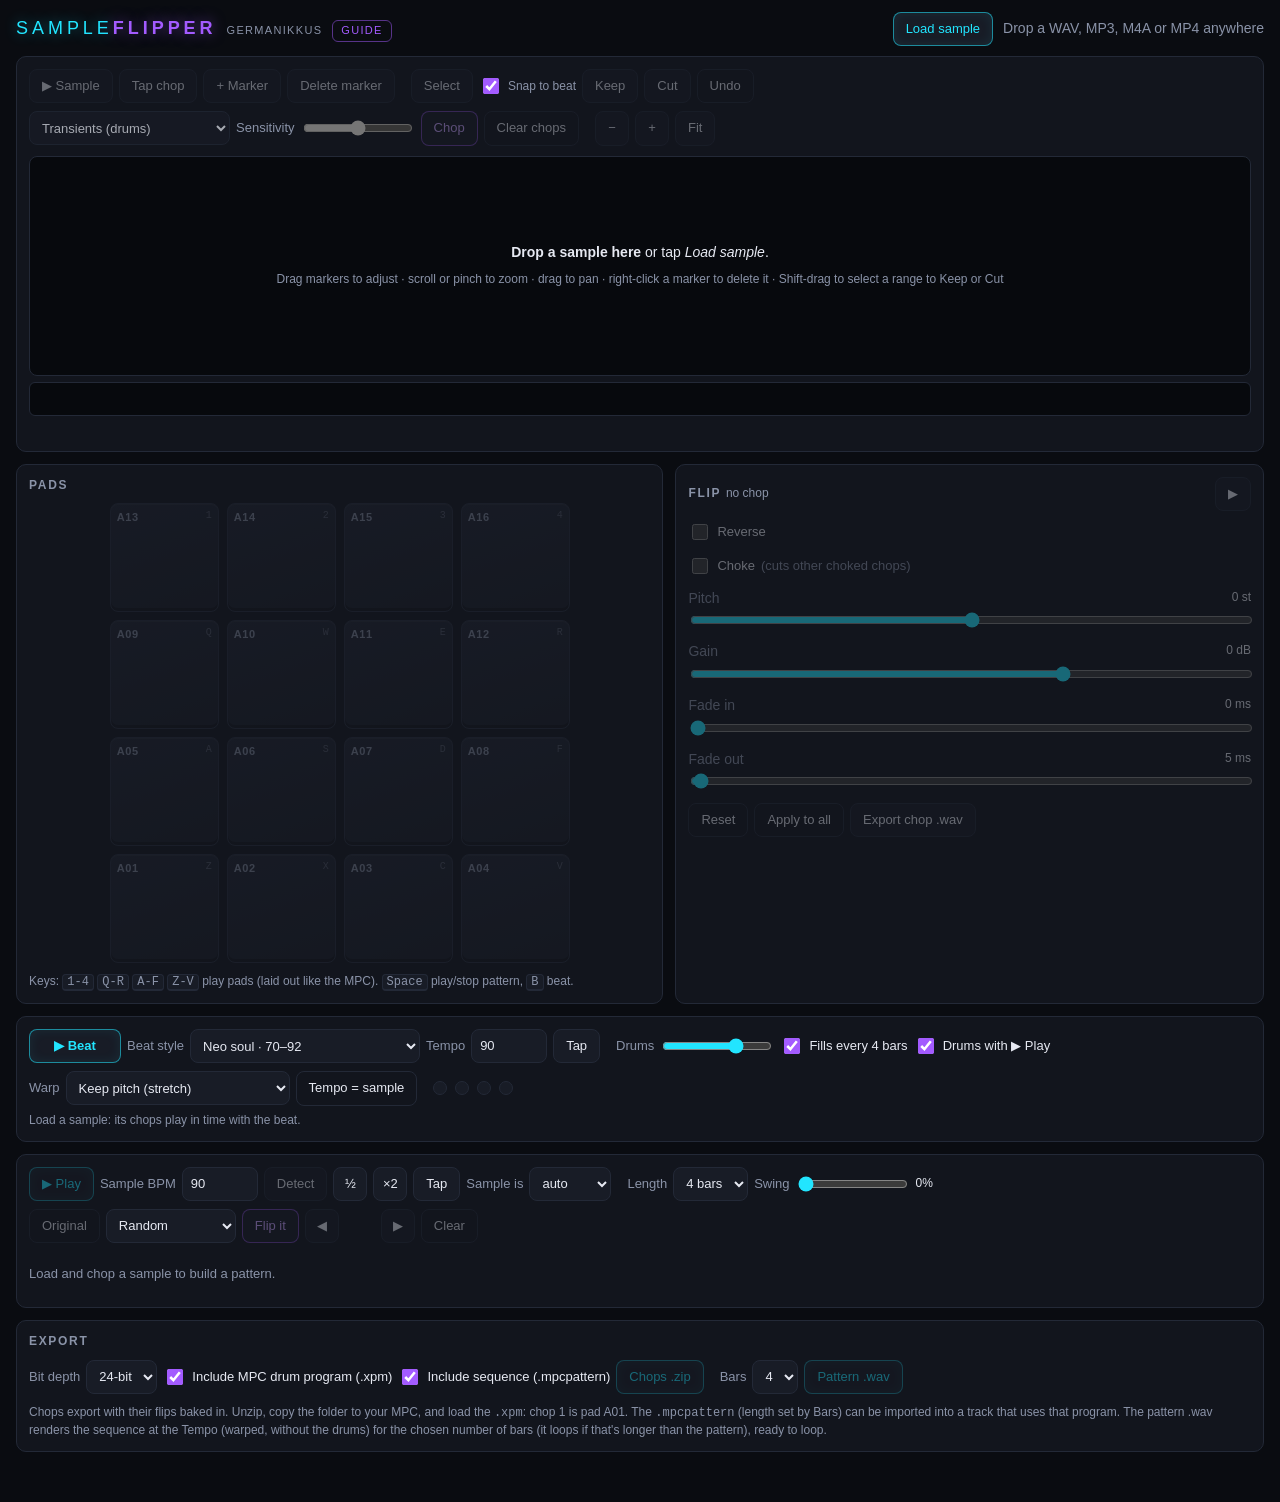
<file: index.html>
<!doctype html>
<html lang="en">
<head>
  <meta charset="utf-8">
  <meta name="viewport" content="width=device-width, initial-scale=1, viewport-fit=cover">
  <meta name="theme-color" content="#0a0c11">
  <title>Sample Flipper</title>
  <link rel="stylesheet" href="css/style.css">
</head>
<body>
  <header class="top">
    <div class="brand">
      <span class="logo">SAMPLE<b>FLIPPER</b></span>
      <span class="maker">Germanikkus</span>
      <a class="guide-link" href="docs/guide.html" target="_blank" rel="noopener">Guide</a>
    </div>
    <div class="file-actions">
      <label class="btn primary" for="file">Load sample</label>
      <input id="file" type="file" accept="audio/*,video/mp4,.wav,.mp3,.m4a,.mp4,.aif,.aiff,.flac,.ogg" hidden>
      <span id="fileName" class="file-name">Drop a WAV, MP3, M4A or MP4 anywhere</span>
    </div>
  </header>

  <div id="status" class="status" role="status" aria-live="polite"></div>

  <section class="panel wave-panel">
    <div class="toolbar">
      <div class="group">
        <button id="playSample" class="btn" disabled title="Play whole sample (P)">▶ Sample</button>
        <button id="tapMark" class="btn" disabled title="Drop a marker at the playhead while the sample plays (M)">Tap chop</button>
        <button id="markMode" class="btn toggle" disabled aria-pressed="false" title="When on, clicking the waveform adds a chop there (double-click works any time)">+ Marker</button>
        <button id="delMarker" class="btn" disabled title="Delete the selected marker (Delete). Right-click a marker also deletes it.">Delete marker</button>
      </div>
      <div class="group" title="Trim the sample before chopping">
        <button id="selMode" class="btn toggle" disabled aria-pressed="false" title="When on, drag across the waveform to select a range (or hold Shift and drag any time)">Select</button>
        <label class="check small"><input type="checkbox" id="snapBeat" checked> Snap to beat</label>
        <button id="keepSel" class="btn" disabled title="Trim the sample down to the selection">Keep</button>
        <button id="cutSel" class="btn" disabled title="Remove the selection and join what's left">Cut</button>
        <button id="undoEdit" class="btn ghost" disabled title="Undo the last Keep or Cut (⌘Z)">Undo</button>
      </div>
      <div class="group">
        <select id="chopMode" disabled aria-label="Chop mode">
          <option value="transient">Transients (drums)</option>
          <option value="equal">Equal slices (chords, songs)</option>
        </select>
        <label class="slider" id="sensWrap">Sensitivity
          <input id="sensitivity" type="range" min="0" max="100" value="50" disabled>
        </label>
        <select id="slices" disabled hidden aria-label="Number of slices">
          <option>4</option><option selected>8</option><option>16</option><option>32</option>
        </select>
        <button id="chopBtn" class="btn accent" disabled>Chop</button>
        <button id="clearMarkers" class="btn ghost" disabled title="Remove every marker (the whole sample becomes one chop)">Clear chops</button>
      </div>
      <div class="group">
        <button id="zoomOut" class="btn icon" disabled aria-label="Zoom out">−</button>
        <button id="zoomIn" class="btn icon" disabled aria-label="Zoom in">+</button>
        <button id="zoomFit" class="btn" disabled>Fit</button>
      </div>
    </div>
    <div class="wave-wrap" id="waveWrap">
      <canvas id="wave"></canvas>
      <div class="wave-empty" id="waveEmpty">
        <p><b>Drop a sample here</b> or tap <i>Load sample</i>.</p>
        <p class="dim">Drag markers to adjust · scroll or pinch to zoom · drag to pan · right-click a marker to delete it · Shift-drag to select a range to Keep or Cut</p>
      </div>
    </div>
    <canvas id="overview" class="overview"></canvas>
    <div class="info" id="info"></div>
  </section>

  <div class="mid">
    <section class="panel pads-panel">
      <div class="panel-head">
        <h2>Pads</h2>
        <div class="banks" id="banks"></div>
      </div>
      <div class="pads" id="pads"></div>
      <p class="hint">Keys: <kbd>1-4</kbd> <kbd>Q-R</kbd> <kbd>A-F</kbd> <kbd>Z-V</kbd> play pads (laid out like the MPC). <kbd>Space</kbd> play/stop pattern, <kbd>B</kbd> beat.</p>
    </section>

    <section class="panel edit-panel">
      <div class="panel-head">
        <h2>Flip <span id="editTitle" class="dim">no chop</span></h2>
        <button id="auditionBtn" class="btn" disabled>▶</button>
      </div>
      <div class="edit" id="edit">
        <label class="check"><input type="checkbox" id="fReverse"> Reverse</label>
        <label class="check"><input type="checkbox" id="fChoke"> Choke <span class="dim">(cuts other choked chops)</span></label>
        <label class="row">Pitch <output id="oPitch">0 st</output>
          <input type="range" id="fPitch" min="-24" max="24" step="1" value="0"></label>
        <label class="row">Gain <output id="oGain">0 dB</output>
          <input type="range" id="fGain" min="-24" max="12" step="0.5" value="0"></label>
        <label class="row">Fade in <output id="oFadeIn">0 ms</output>
          <input type="range" id="fFadeIn" min="0" max="500" step="1" value="0"></label>
        <label class="row">Fade out <output id="oFadeOut">5 ms</output>
          <input type="range" id="fFadeOut" min="0" max="1000" step="1" value="5"></label>
        <div class="edit-actions">
          <button id="resetFlip" class="btn ghost">Reset</button>
          <button id="applyAll" class="btn ghost" title="Copy these flips to every chop">Apply to all</button>
          <button id="exportChop" class="btn">Export chop .wav</button>
        </div>
      </div>
    </section>
  </div>

  <section class="panel beat-panel">
    <div class="toolbar">
      <div class="group">
        <button id="beatGo" class="btn primary beat-go" title="Start / stop the drums (B). With a pattern playing, they come in on its bar 1.">▶ Beat</button>
        <label class="num">Beat style <select id="beatStyle"></select></label>
        <label class="num" title="What the beat and the pattern play at. The chops are warped to it.">Tempo <input id="tempo" type="number" min="40" max="240" step="0.1" value="90"></label>
        <button id="tempoTap" class="btn" title="Tap 4 times in time to set the Tempo">Tap</button>
      </div>
      <div class="group">
        <label class="slider">Drums <input id="beatLevel" type="range" min="0" max="1" step="0.01" value="0.7"></label>
        <label class="check" title="A drum fill at the end of every 4th bar"><input type="checkbox" id="beatFills" checked> Fills every 4 bars</label>
        <label class="check" title="▶ Play starts the drums too, both on bar 1, and ■ Stop stops both"><input type="checkbox" id="beatWithPlay" checked> Drums with ▶ Play</label>
      </div>
      <div class="group">
        <label class="num" title="How the chops fit the Tempo when it isn't the sample's own tempo">Warp
          <select id="warp">
            <option value="stretch">Keep pitch (stretch)</option>
            <option value="repitch">Repitch (MPC-style)</option>
            <option value="off">Off (chops just start on the beat)</option>
          </select>
        </label>
        <button id="matchBeat" class="btn ghost" title="Set the Tempo to the sample's own tempo, so nothing is warped">Tempo = sample</button>
      </div>
      <div class="beat-dots" id="beatDots"><i></i><i></i><i></i><i></i><span id="beatBar"></span></div>
    </div>
    <div class="info" id="tempoInfo"></div>
  </section>

  <section class="panel seq-panel">
    <div class="toolbar">
      <div class="group">
        <button id="seqPlay" class="btn primary" disabled>▶ Play</button>
        <label class="num" title="The sample's own tempo: where its beats and bars fall">Sample BPM <input id="bpm" type="number" min="40" max="240" step="0.1" value="90"></label>
        <button id="bpmDetect" class="btn" disabled title="Detect tempo from the loaded loop">Detect</button>
        <button id="bpmHalf" class="btn icon" title="Half tempo">½</button>
        <button id="bpmDouble" class="btn icon" title="Double tempo">×2</button>
        <button id="tapTempo" class="btn" title="Tap along to the sample to set its tempo">Tap</button>
        <label class="num" title="How many bars the sample is. Sets Sample BPM from its length.">Sample is
          <select id="loopBars">
            <option value="0">auto</option><option value="1">1 bar</option><option value="2">2 bars</option>
            <option value="4">4 bars</option><option value="8">8 bars</option><option value="16">16 bars</option>
          </select>
        </label>
      </div>
      <div class="group">
        <label class="num">Length
          <select id="seqLen">
            <option value="1">1 bar</option><option value="2">2 bars</option><option value="4" selected>4 bars</option>
          </select>
        </label>
        <label class="slider">Swing <input id="swing" type="range" min="0" max="75" value="0"><output id="oSwing">0%</output></label>
      </div>
      <div class="group">
        <button id="patOriginal" class="btn ghost" disabled title="Place each chop where it falls in the original loop">Original</button>
        <select id="flipStyle" aria-label="Flip style" title="How Flip it rearranges pads A01-A16 (the current bank)">
          <option value="random">Random</option>
          <option value="shuffle">Shuffle</option>
          <option value="stab">Chop &amp; stab</option>
          <option value="stutter">Stutter</option>
          <option value="half">Half-time</option>
          <option value="reverse">Reverse order</option>
          <option value="callresp">Call &amp; response</option>
        </select>
        <button id="patFlip" class="btn accent" disabled title="Make a new flip in the chosen style">Flip it</button>
        <button id="flipPrev" class="btn icon" disabled aria-label="Previous flip" title="Previous flip">◀</button>
        <span id="flipCount" class="flip-count"></span>
        <button id="flipNext" class="btn icon" disabled aria-label="Next flip" title="Next flip">▶</button>
        <button id="patClear" class="btn ghost" disabled>Clear</button>
      </div>
    </div>
    <div class="seq-scroll">
      <div class="seq" id="seq"></div>
    </div>
  </section>

  <section class="panel export-panel">
    <h2>Export</h2>
    <div class="toolbar">
      <div class="group">
        <label class="num">Bit depth
          <select id="bitDepth"><option value="16">16-bit</option><option value="24" selected>24-bit</option></select>
        </label>
        <label class="check"><input type="checkbox" id="withXpm" checked> Include MPC drum program (.xpm)</label>
        <label class="check"><input type="checkbox" id="withPattern" checked> Include sequence (.mpcpattern)</label>
        <button id="exportChops" class="btn primary" disabled>Chops .zip</button>
      </div>
      <div class="group">
        <label class="num">Bars
          <select id="bars"><option>1</option><option>2</option><option selected>4</option></select>
        </label>
        <button id="exportPattern" class="btn primary" disabled>Pattern .wav</button>
      </div>
    </div>
    <p class="hint">Chops export with their flips baked in. Unzip, copy the folder to your MPC, and load the <code>.xpm</code>: chop 1 is pad A01. The <code>.mpcpattern</code> (length set by Bars) can be imported into a track that uses that program. The pattern .wav renders the sequence at the Tempo (warped, without the drums) for the chosen number of bars (it loops if that's longer than the pattern), ready to loop.</p>
  </section>

  <div id="dropOverlay" class="drop-overlay">Drop to load</div>

  <script src="js/zip.js"></script>
  <script src="js/audio.js"></script>
  <script src="js/beat.js"></script>
  <script src="js/analysis.js"></script>
  <script src="js/waveform.js"></script>
  <script src="js/xpm.js"></script>
  <script src="js/app.js"></script>
</body>
</html>
</file>
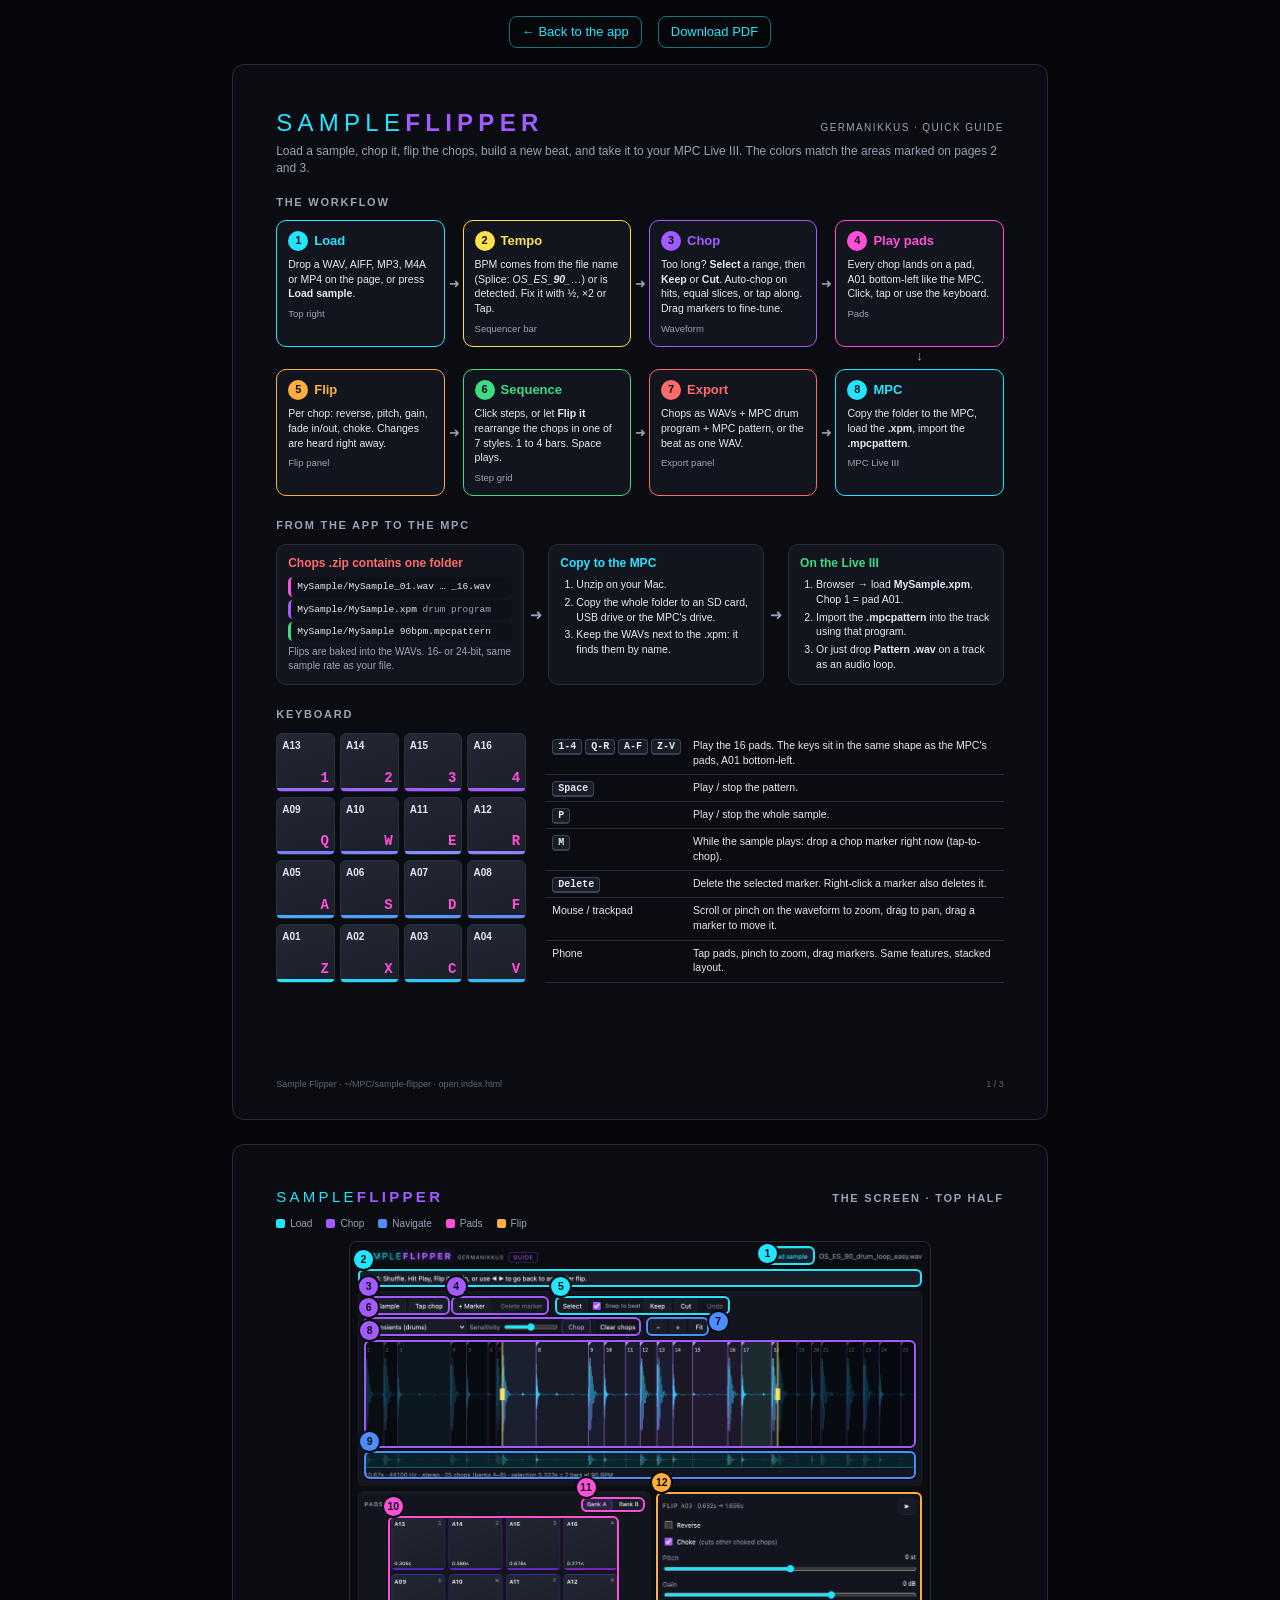
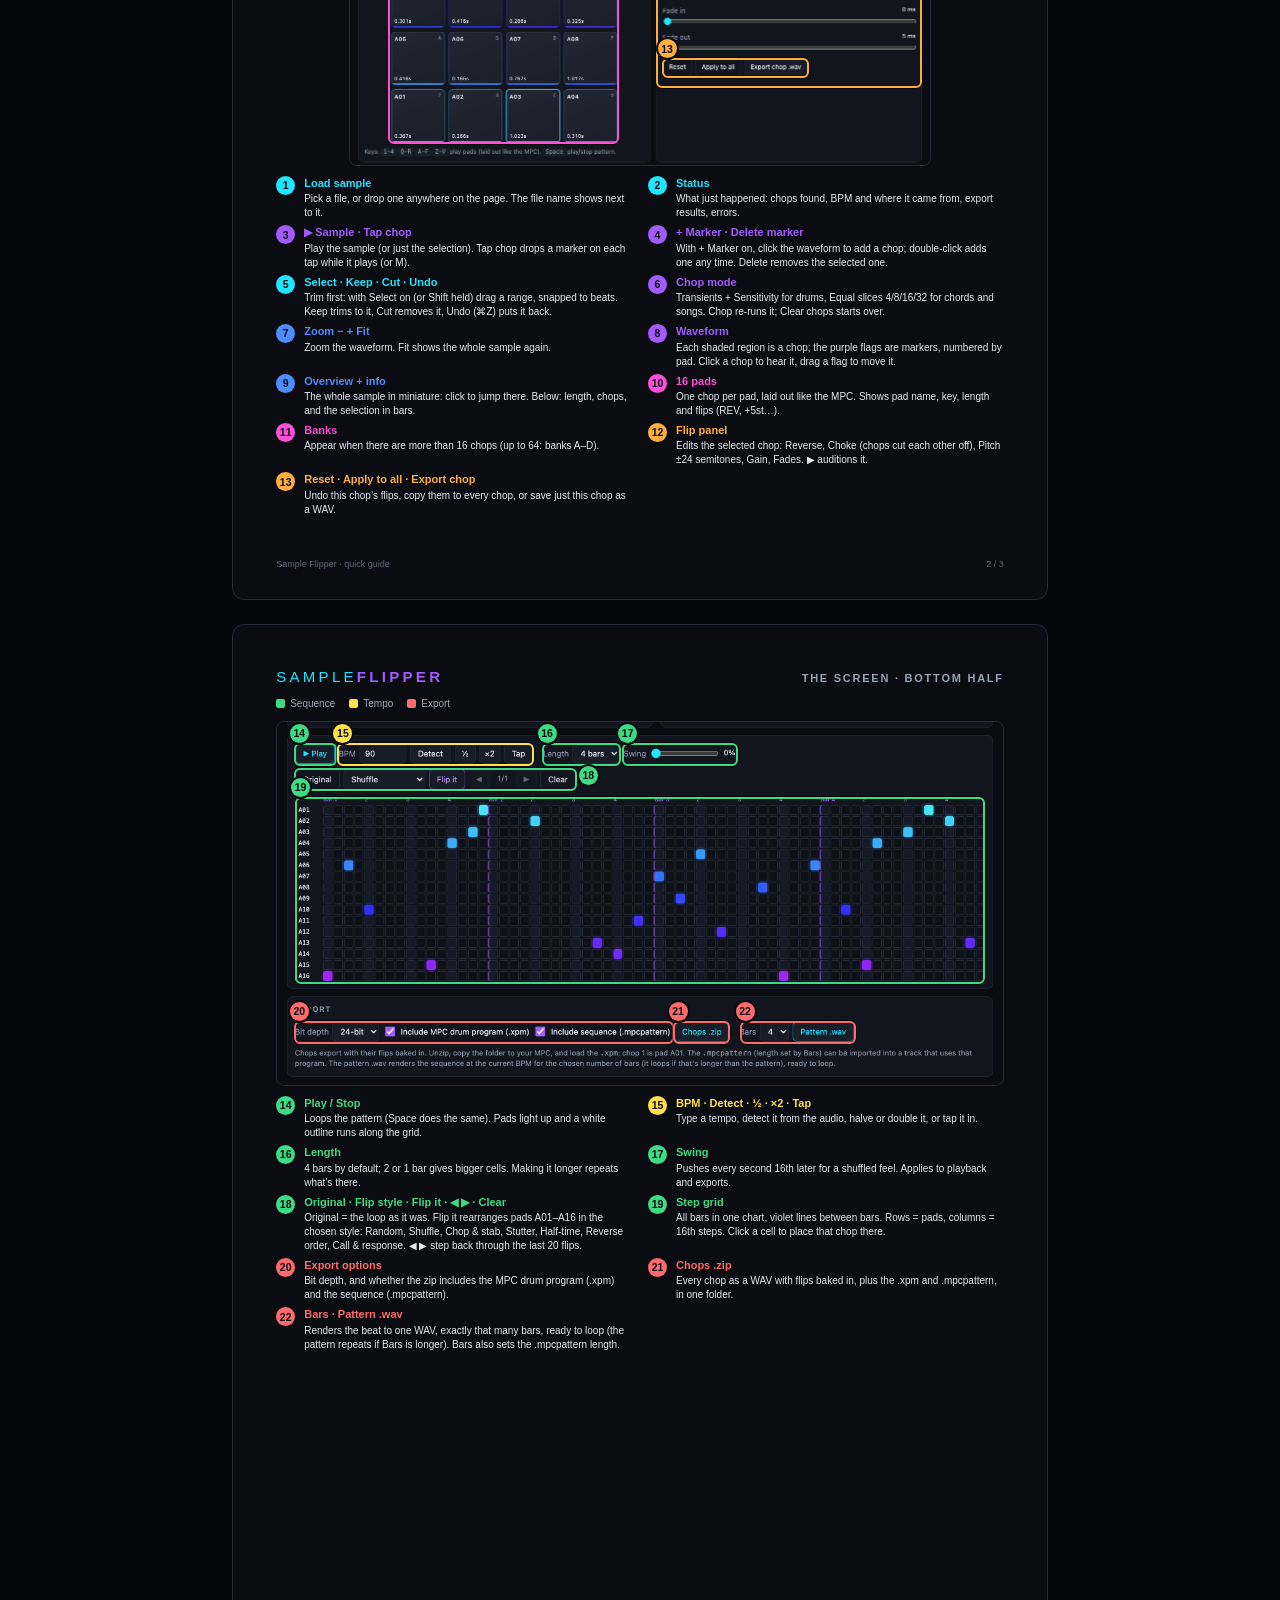
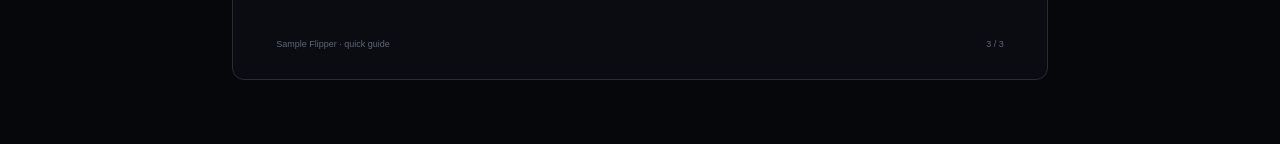
<file: docs/guide.html>
<!doctype html>
<html lang="en">
<head>
<meta charset="utf-8">
<meta name="viewport" content="width=device-width, initial-scale=1">
<title>Sample Flipper Guide</title>
<style>
  @page { size: 8.5in 11in; margin: 0; }
  :root {
    --bg: #0a0c11; --panel: #12151d; --line: #262c3b; --text: #e6e9f2; --dim: #9aa3b8;
    --load: #22e5ff; --tempo: #ffe14d; --chop: #a35bff; --nav: #4d8dff;
    --pads: #ff4fd8; --flip: #ffae3d; --seq: #3ddc84; --export: #ff6b6b;
  }
  * { box-sizing: border-box; -webkit-print-color-adjust: exact; print-color-adjust: exact; }
  html, body { margin: 0; background: var(--bg); color: var(--text);
    font: 11px/1.4 -apple-system, BlinkMacSystemFont, "SF Pro Text", "Helvetica Neue", sans-serif; }
  .page { width: 8.5in; height: 11in; padding: 0.42in 0.45in; position: relative; overflow: hidden; page-break-after: always; }
  .page:last-child { page-break-after: auto; }
  .screenbar { display: none; }
  @media screen {
    body { padding: 12px 0 40px; background: #05070a; }
    .page { margin: 0 auto 24px; background: var(--bg); border: 1px solid var(--line); border-radius: 12px; }
    .screenbar { display: flex; gap: 16px; justify-content: center; margin: 4px 0 16px; font-size: 13px; }
    .screenbar a { color: var(--load); text-decoration: none; border: 1px solid rgba(34,229,255,0.5); border-radius: 8px; padding: 6px 12px; }
  }

  .title { display: flex; align-items: baseline; justify-content: space-between; margin-bottom: 4px; }
  .logo { font-weight: 300; letter-spacing: 0.22em; font-size: 24px; color: var(--load); }
  .logo b { font-weight: 800; color: var(--chop); }
  .maker { color: var(--dim); font-size: 10px; letter-spacing: 0.14em; text-transform: uppercase; }
  .sub { color: var(--dim); font-size: 12px; margin: 0 0 18px; }
  h2 { font-size: 11px; letter-spacing: 0.16em; text-transform: uppercase; color: var(--dim); margin: 0 0 10px; font-weight: 700; }
  .pagehead { display: flex; justify-content: space-between; align-items: baseline; margin-bottom: 10px; }
  .pagehead .logo { font-size: 15px; }

  /* Flow */
  .flow { display: grid; grid-template-columns: repeat(4, 1fr); gap: 22px 18px; margin-bottom: 22px; }
  .step { position: relative; background: var(--panel); border: 1.5px solid var(--c); border-radius: 10px; padding: 10px 11px 11px;
  }
  .step .n { display: inline-flex; width: 20px; height: 20px; border-radius: 50%; background: var(--c); color: #0a0c11;
    font-weight: 800; font-size: 11px; align-items: center; justify-content: center; margin-right: 6px; }
  .step h3 { margin: 0 0 6px; font-size: 13px; color: var(--c); display: flex; align-items: center; }
  .step p { margin: 0; color: var(--text); font-size: 10.5px; }
  .step .where { margin-top: 6px; color: var(--dim); font-size: 9.5px; }
  .step:not(.last)::after { content: "➜"; position: absolute; right: -16px; top: 50%; transform: translateY(-50%); color: var(--dim); font-size: 13px; }
  .step.rowend::after { content: "↓"; right: 50%; top: auto; bottom: -19px; transform: translateX(50%); }

  /* MPC path */
  .path { display: grid; grid-template-columns: 1.15fr 24px 1fr 24px 1fr; align-items: stretch; margin-bottom: 22px; }
  .box { background: var(--panel); border: 1px solid var(--line); border-radius: 10px; padding: 10px 11px; }
  .box h4 { margin: 0 0 6px; font-size: 12px; }
  .arrow { display: flex; align-items: center; justify-content: center; color: var(--dim); font-size: 15px; }
  .file { font-family: ui-monospace, Menlo, monospace; font-size: 9.5px; padding: 3px 6px; border-radius: 5px; margin: 3px 0;
    border-left: 3px solid var(--c); background: #0e1118; }
  .box p { margin: 4px 0 0; font-size: 10px; color: var(--dim); }
  .box ol { margin: 0; padding-left: 16px; font-size: 10.5px; }
  .box ol li { margin-bottom: 3px; }

  /* Keyboard */
  .keys { display: grid; grid-template-columns: 250px 1fr; gap: 20px; }
  .padgrid { display: grid; grid-template-columns: repeat(4, 1fr); gap: 5px; }
  .pad { aspect-ratio: 1; border-radius: 6px; border: 1px solid #2a3040; background: linear-gradient(160deg, #222734, #1b1f29);
    padding: 5px; display: flex; flex-direction: column; justify-content: space-between; position: relative; }
  .pad b { font-size: 10px; }
  .pad kbd { align-self: flex-end; font: 700 14px ui-monospace, Menlo, monospace; color: var(--pads); }
  .pad::after { content: ""; position: absolute; left: 0; right: 0; bottom: 0; height: 3px; border-radius: 0 0 6px 6px; background: var(--pc); }
  table.k { border-collapse: collapse; width: 100%; font-size: 10.5px; }
  table.k td { padding: 5px 6px; border-bottom: 1px solid var(--line); vertical-align: top; }
  table.k td:first-child { white-space: nowrap; width: 1%; }
  kbd.k { font: 600 10px ui-monospace, Menlo, monospace; border: 1px solid #3a4256; border-bottom-width: 2px; border-radius: 4px; padding: 1px 5px; background: #181c26; }

  /* Annotated screenshots */
  .shot { position: relative; width: 100%; border-radius: 8px; overflow: hidden; border: 1px solid var(--line); }
  .shot img { display: block; width: 100%; }
  .shot .crop { position: relative; overflow: hidden; }
  .shot .crop img { position: absolute; left: 0; }
  .hl { position: absolute; border: 2px solid var(--c); border-radius: 6px; box-shadow: 0 0 0 1px rgba(0,0,0,0.6); }
  .badge { position: absolute; width: 19px; height: 19px; border-radius: 50%; background: var(--c); color: #0a0c11; font-weight: 800; font-size: 10.5px;
    display: flex; align-items: center; justify-content: center; box-shadow: 0 0 0 2px #0a0c11; z-index: 2; }

  .legend { display: grid; grid-template-columns: 1fr 1fr; gap: 5px 16px; margin-top: 10px; }
  .item { display: grid; grid-template-columns: 22px 1fr; gap: 6px; align-items: start; }
  .item .badge { position: static; }
  .item h5 { margin: 0; font-size: 11px; color: var(--c); }
  .item p { margin: 1px 0 0; font-size: 10px; color: var(--text); }
  .zones { display: flex; flex-wrap: wrap; gap: 6px 14px; margin: 0 0 10px; font-size: 10px; color: var(--dim); }
  .zones span::before { content: ""; display: inline-block; width: 9px; height: 9px; border-radius: 2px; background: var(--c); margin-right: 5px; vertical-align: -1px; }
  .foot { position: absolute; bottom: 0.3in; left: 0.45in; right: 0.45in; display: flex; justify-content: space-between; color: #5d6577; font-size: 9px; }
</style>
</head>
<body>
<nav class="screenbar">
  <a href="../index.html">← Back to the app</a>
  <a href="Sample%20Flipper%20Guide.pdf" download>Download PDF</a>
</nav>

<!-- PAGE 1: workflow -->
<section class="page">
  <div class="title">
    <span class="logo">SAMPLE<b>FLIPPER</b></span>
    <span class="maker">Germanikkus · Quick guide</span>
  </div>
  <p class="sub">Load a sample, chop it, flip the chops, build a new beat, and take it to your MPC Live III. The colors match the areas marked on pages 2 and 3.</p>

  <h2>The workflow</h2>
  <div class="flow">
    <div class="step" style="--c: var(--load)"><h3><span class="n">1</span>Load</h3>
      <p>Drop a WAV, AIFF, MP3, M4A or MP4 on the page, or press <b>Load sample</b>.</p>
      <div class="where">Top right</div></div>
    <div class="step" style="--c: var(--tempo)"><h3><span class="n">2</span>Tempo</h3>
      <p>BPM comes from the file name (Splice: <i>OS_ES_<b>90</b>_…</i>) or is detected. Fix it with ½, ×2 or Tap.</p>
      <div class="where">Sequencer bar</div></div>
    <div class="step" style="--c: var(--chop)"><h3><span class="n">3</span>Chop</h3>
      <p>Too long? <b>Select</b> a range, then <b>Keep</b> or <b>Cut</b>. Auto-chop on hits, equal slices, or tap along. Drag markers to fine-tune.</p>
      <div class="where">Waveform</div></div>
    <div class="step rowend" style="--c: var(--pads)"><h3><span class="n">4</span>Play pads</h3>
      <p>Every chop lands on a pad, A01 bottom-left like the MPC. Click, tap or use the keyboard.</p>
      <div class="where">Pads</div></div>
    <div class="step" style="--c: var(--flip)"><h3><span class="n">5</span>Flip</h3>
      <p>Per chop: reverse, pitch, gain, fade in/out, choke. Changes are heard right away.</p>
      <div class="where">Flip panel</div></div>
    <div class="step" style="--c: var(--seq)"><h3><span class="n">6</span>Sequence</h3>
      <p>Click steps, or let <b>Flip it</b> rearrange the chops in one of 7 styles. 1 to 4 bars. Space plays.</p>
      <div class="where">Step grid</div></div>
    <div class="step" style="--c: var(--export)"><h3><span class="n">7</span>Export</h3>
      <p>Chops as WAVs + MPC drum program + MPC pattern, or the beat as one WAV.</p>
      <div class="where">Export panel</div></div>
    <div class="step last" style="--c: var(--load)"><h3><span class="n">8</span>MPC</h3>
      <p>Copy the folder to the MPC, load the <b>.xpm</b>, import the <b>.mpcpattern</b>.</p>
      <div class="where">MPC Live III</div></div>
  </div>

  <h2>From the app to the MPC</h2>
  <div class="path">
    <div class="box">
      <h4 style="color: var(--export)">Chops .zip contains one folder</h4>
      <div class="file" style="--c: var(--pads)">MySample/MySample_01.wav … _16.wav</div>
      <div class="file" style="--c: var(--chop)">MySample/MySample.xpm <span style="color:var(--dim)">drum program</span></div>
      <div class="file" style="--c: var(--seq)">MySample/MySample 90bpm.mpcpattern</div>
      <p>Flips are baked into the WAVs. 16- or 24-bit, same sample rate as your file.</p>
    </div>
    <div class="arrow">➜</div>
    <div class="box">
      <h4 style="color: var(--load)">Copy to the MPC</h4>
      <ol>
        <li>Unzip on your Mac.</li>
        <li>Copy the whole folder to an SD card, USB drive or the MPC's drive.</li>
        <li>Keep the WAVs next to the .xpm: it finds them by name.</li>
      </ol>
    </div>
    <div class="arrow">➜</div>
    <div class="box">
      <h4 style="color: var(--seq)">On the Live III</h4>
      <ol>
        <li>Browser → load <b>MySample.xpm</b>. Chop 1 = pad A01.</li>
        <li>Import the <b>.mpcpattern</b> into the track using that program.</li>
        <li>Or just drop <b>Pattern .wav</b> on a track as an audio loop.</li>
      </ol>
    </div>
  </div>

  <h2>Keyboard</h2>
  <div class="keys">
    <div class="padgrid">
      <div class="pad" style="--pc:#9b6bff"><b>A13</b><kbd>1</kbd></div><div class="pad" style="--pc:#a064ff"><b>A14</b><kbd>2</kbd></div><div class="pad" style="--pc:#a35bff"><b>A15</b><kbd>3</kbd></div><div class="pad" style="--pc:#a35bff"><b>A16</b><kbd>4</kbd></div>
      <div class="pad" style="--pc:#7a7dff"><b>A09</b><kbd>Q</kbd></div><div class="pad" style="--pc:#7f86ff"><b>A10</b><kbd>W</kbd></div><div class="pad" style="--pc:#878cff"><b>A11</b><kbd>E</kbd></div><div class="pad" style="--pc:#8d84ff"><b>A12</b><kbd>R</kbd></div>
      <div class="pad" style="--pc:#46aaff"><b>A05</b><kbd>A</kbd></div><div class="pad" style="--pc:#4f9fff"><b>A06</b><kbd>S</kbd></div><div class="pad" style="--pc:#5a96ff"><b>A07</b><kbd>D</kbd></div><div class="pad" style="--pc:#638cff"><b>A08</b><kbd>F</kbd></div>
      <div class="pad" style="--pc:#22e5ff"><b>A01</b><kbd>Z</kbd></div><div class="pad" style="--pc:#28d5ff"><b>A02</b><kbd>X</kbd></div><div class="pad" style="--pc:#30c6ff"><b>A03</b><kbd>C</kbd></div><div class="pad" style="--pc:#3ab8ff"><b>A04</b><kbd>V</kbd></div>
    </div>
    <table class="k">
      <tr><td><kbd class="k">1-4</kbd> <kbd class="k">Q-R</kbd> <kbd class="k">A-F</kbd> <kbd class="k">Z-V</kbd></td><td>Play the 16 pads. The keys sit in the same shape as the MPC's pads, A01 bottom-left.</td></tr>
      <tr><td><kbd class="k">Space</kbd></td><td>Play / stop the pattern.</td></tr>
      <tr><td><kbd class="k">P</kbd></td><td>Play / stop the whole sample.</td></tr>
      <tr><td><kbd class="k">M</kbd></td><td>While the sample plays: drop a chop marker right now (tap-to-chop).</td></tr>
      <tr><td><kbd class="k">Delete</kbd></td><td>Delete the selected marker. Right-click a marker also deletes it.</td></tr>
      <tr><td>Mouse / trackpad</td><td>Scroll or pinch on the waveform to zoom, drag to pan, drag a marker to move it.</td></tr>
      <tr><td>Phone</td><td>Tap pads, pinch to zoom, drag markers. Same features, stacked layout.</td></tr>
    </table>
  </div>
  <div class="foot"><span>Sample Flipper · ~/MPC/sample-flipper · open index.html</span><span>1 / 3</span></div>
</section>

<!-- PAGE 2: top of the screen -->
<section class="page">
  <div class="pagehead"><span class="logo">SAMPLE<b>FLIPPER</b></span><h2 style="margin:0">The screen · top half</h2></div>
  <div class="zones">
    <span style="--c:var(--load)">Load</span><span style="--c:var(--chop)">Chop</span><span style="--c:var(--nav)">Navigate</span>
    <span style="--c:var(--pads)">Pads</span><span style="--c:var(--flip)">Flip</span>
  </div>
  <div class="shot" style="width: 80%; margin: 0 auto"><div class="crop" id="crop1"></div></div>
  <div class="legend" id="legend1"></div>
  <div class="foot"><span>Sample Flipper · quick guide</span><span>2 / 3</span></div>
</section>

<!-- PAGE 3: bottom of the screen -->
<section class="page">
  <div class="pagehead"><span class="logo">SAMPLE<b>FLIPPER</b></span><h2 style="margin:0">The screen · bottom half</h2></div>
  <div class="zones">
    <span style="--c:var(--seq)">Sequence</span><span style="--c:var(--tempo)">Tempo</span><span style="--c:var(--export)">Export</span>
  </div>
  <div class="shot"><div class="crop" id="crop2"></div></div>
  <div class="legend" id="legend2"></div>
  <div class="foot"><span>Sample Flipper · quick guide</span><span>3 / 3</span></div>
</section>

<script>
  // Positions in the app's CSS pixels (screenshot is 1180 px wide).
  const SHOT_W = 1180;
  const C = (v) => 'var(--' + v + ')';
  const topHalf = { y0: 0, y1: 1065, el: 'crop1', legend: 'legend1', items: [
    { n: 1, c: 'load', x: 838, y: 10, w: 108, h: 38, t: 'Load sample', d: 'Pick a file, or drop one anywhere on the page. The file name shows next to it.' },
    { n: 2, c: 'load', x: 16, y: 56, w: 1148, h: 37, t: 'Status', d: 'What just happened: chops found, BPM and where it came from, export results, errors.' },
    { n: 3, c: 'chop', x: 27, y: 111, w: 177, h: 38, t: '▶ Sample · Tap chop', d: 'Play the sample (or just the selection). Tap chop drops a marker on each tap while it plays (or M).' },
    { n: 4, c: 'chop', x: 205, y: 111, w: 200, h: 38, t: '+ Marker · Delete marker', d: 'With + Marker on, click the waveform to add a chop; double-click adds one any time. Delete removes the selected one.' },
    { n: 5, c: 'load', x: 418, y: 111, w: 356, h: 38, t: 'Select · Keep · Cut · Undo', d: 'Trim first: with Select on (or Shift held) drag a range, snapped to beats. Keep trims to it, Cut removes it, Undo (⌘Z) puts it back.' },
    { n: 6, c: 'chop', x: 27, y: 154, w: 566, h: 38, t: 'Chop mode', d: 'Transients + Sensitivity for drums, Equal slices 4/8/16/32 for chords and songs. Chop re-runs it; Clear chops starts over.' },
    { n: 7, c: 'nav', x: 603, y: 154, w: 127, h: 38, bdx: 135, bdy: 28, t: 'Zoom − + Fit', d: 'Zoom the waveform. Fit shows the whole sample again.' },
    { n: 8, c: 'chop', x: 29, y: 200, w: 1122, h: 220, t: 'Waveform', d: 'Each shaded region is a chop; the purple flags are markers, numbered by pad. Click a chop to hear it, drag a flag to move it.' },
    { n: 9, c: 'nav', x: 29, y: 426, w: 1122, h: 58, t: 'Overview + info', d: 'The whole sample in miniature: click to jump there. Below: length, chops, and the selection in bars.' },
    { n: 10, c: 'pads', x: 77, y: 558, w: 470, h: 465, t: '16 pads', d: 'One chop per pad, laid out like the MPC. Shows pad name, key, length and flips (REV, +5st…).' },
    { n: 11, c: 'pads', x: 469, y: 520, w: 131, h: 31, t: 'Banks', d: 'Appear when there are more than 16 chops (up to 64: banks A–D).' },
    { n: 12, c: 'flip', x: 623, y: 509, w: 541, h: 400, t: 'Flip panel', d: 'Edits the selected chop: Reverse, Choke (chops cut each other off), Pitch ±24 semitones, Gain, Fades. ▶ auditions it.' },
    { n: 13, c: 'flip', x: 634, y: 848, w: 300, h: 40, t: 'Reset · Apply to all · Export chop', d: 'Undo this chop’s flips, copy them to every chop, or save just this chop as a WAV.' },
  ]};
  const bottomHalf = { y0: 1049, y1: 1640, el: 'crop2', legend: 'legend2', items: [
    { n: 14, c: 'seq', x: 27, y: 1084, w: 70, h: 38, t: 'Play / Stop', d: 'Loops the pattern (Space does the same). Pads light up and a white outline runs along the grid.' },
    { n: 15, c: 'tempo', x: 98, y: 1084, w: 320, h: 38, t: 'BPM · Detect · ½ · ×2 · Tap', d: 'Type a tempo, detect it from the audio, halve or double it, or tap it in.' },
    { n: 16, c: 'seq', x: 430, y: 1084, w: 129, h: 38, t: 'Length', d: '4 bars by default; 2 or 1 bar gives bigger cells. Making it longer repeats what’s there.' },
    { n: 17, c: 'seq', x: 561, y: 1084, w: 188, h: 38, t: 'Swing', d: 'Pushes every second 16th later for a shuffled feel. Applies to playback and exports.' },
    { n: 18, c: 'seq', x: 27, y: 1124, w: 461, h: 38, bdx: 470, bdy: 28, t: 'Original · Flip style · Flip it · ◀ ▶ · Clear', d: 'Original = the loop as it was. Flip it rearranges pads A01–A16 in the chosen style: Random, Shuffle, Chop & stab, Stutter, Half-time, Reverse order, Call & response. ◀ ▶ step back through the last 20 flips.' },
    { n: 19, c: 'seq', x: 29, y: 1171, w: 1122, h: 305, t: 'Step grid', d: 'All bars in one chart, violet lines between bars. Rows = pads, columns = 16th steps. Click a cell to place that chop there.' },
    { n: 20, c: 'export', x: 27, y: 1536, w: 618, h: 38, t: 'Export options', d: 'Bit depth, and whether the zip includes the MPC drum program (.xpm) and the sequence (.mpcpattern).' },
    { n: 21, c: 'export', x: 643, y: 1536, w: 94, h: 38, t: 'Chops .zip', d: 'Every chop as a WAV with flips baked in, plus the .xpm and .mpcpattern, in one folder.' },
    { n: 22, c: 'export', x: 752, y: 1536, w: 190, h: 38, t: 'Bars · Pattern .wav', d: 'Renders the beat to one WAV, exactly that many bars, ready to loop (the pattern repeats if Bars is longer). Bars also sets the .mpcpattern length.' },
  ]};

  function build(spec) {
    const crop = document.getElementById(spec.el);
    const W = crop.getBoundingClientRect().width;
    const k = W / SHOT_W;
    crop.style.height = ((spec.y1 - spec.y0) * k) + 'px';
    const img = document.createElement('img');
    img.src = 'guide-screenshot.png';
    img.style.width = W + 'px';
    img.style.top = (-spec.y0 * k) + 'px';
    crop.appendChild(img);
    const legend = document.getElementById(spec.legend);
    for (const it of spec.items) {
      const hl = document.createElement('div');
      hl.className = 'hl';
      hl.style.cssText = `--c:${C(it.c)};left:${it.x * k}px;top:${(it.y - spec.y0) * k}px;width:${it.w * k}px;height:${it.h * k}px`;
      crop.appendChild(hl);
      const b = document.createElement('div');
      b.className = 'badge';
      b.textContent = it.n;
      // bdx/bdy (screenshot px) nudge a badge off a neighbouring control.
      const bx = Math.max(2, (it.x + (it.bdx || 0)) * k - 4), by = Math.max(2, (it.y + (it.bdy || 0) - spec.y0) * k - 19);
      b.style.cssText = `--c:${C(it.c)};left:${bx}px;top:${by}px`;
      crop.appendChild(b);
      const li = document.createElement('div');
      li.className = 'item';
      li.style.setProperty('--c', C(it.c));
      li.innerHTML = `<div class="badge" style="--c:${C(it.c)}">${it.n}</div><div><h5>${it.t}</h5><p>${it.d}</p></div>`;
      legend.appendChild(li);
    }
  }
  build(topHalf);
  build(bottomHalf);

  // Shrink the letter-size pages to fit a phone screen (screen only).
  function fit() {
    // clientWidth is the layout width; innerWidth grows to fit wide content on phones.
    const k = Math.min(1, (document.documentElement.clientWidth - 16) / 816);
    document.querySelectorAll('.page').forEach(function (p) { p.style.zoom = k < 1 ? k : ''; });
  }
  if (window.matchMedia('screen').matches) {
    fit();
    window.addEventListener('resize', fit);
  }
  window.addEventListener('beforeprint', function () {
    document.querySelectorAll('.page').forEach(function (p) { p.style.zoom = ''; });
  });
</script>
</body>
</html>
</file>
<file: css/style.css>
:root {
  --bg: #0a0c11;
  --panel: #12151d;
  --panel-2: #181c26;
  --line: #232937;
  --text: #e6e9f2;
  --dim: #8a93a8;
  --cyan: #22e5ff;
  --violet: #a35bff;
  --pad: #1b1f29;
  --pad-edge: #2a3040;
  --danger: #ff5c7a;
  --radius: 10px;
  color-scheme: dark;
}

* { box-sizing: border-box; }
[hidden] { display: none !important; }

html, body {
  margin: 0;
  background: var(--bg);
  color: var(--text);
  font: 14px/1.4 -apple-system, BlinkMacSystemFont, "SF Pro Text", "Segoe UI", Roboto, sans-serif;
  -webkit-tap-highlight-color: transparent;
}

body {
  max-width: 1280px;
  margin: 0 auto;
  padding: 12px 16px 40px;
  padding-left: max(16px, env(safe-area-inset-left));
  padding-right: max(16px, env(safe-area-inset-right));
}

h2 {
  margin: 0;
  font-size: 12px;
  letter-spacing: 0.14em;
  text-transform: uppercase;
  color: var(--dim);
  font-weight: 600;
}

.dim { color: var(--dim); font-weight: 400; text-transform: none; letter-spacing: 0; }

code, kbd {
  font-family: ui-monospace, Menlo, monospace;
  font-size: 12px;
}
kbd {
  border: 1px solid var(--line);
  border-bottom-width: 2px;
  border-radius: 4px;
  padding: 0 4px;
  background: var(--panel-2);
}

/* Header */
.top {
  display: flex;
  align-items: center;
  justify-content: space-between;
  gap: 12px;
  flex-wrap: wrap;
  margin-bottom: 10px;
}
.brand { display: flex; align-items: baseline; flex-wrap: wrap; gap: 4px 10px; min-width: 0; }
.logo {
  font-weight: 300;
  letter-spacing: 0.22em;
  font-size: 18px;
  color: var(--cyan);
  text-shadow: 0 0 14px rgba(34, 229, 255, 0.45);
}
.logo b { font-weight: 800; color: var(--violet); text-shadow: 0 0 14px rgba(163, 91, 255, 0.5); }
.maker { color: var(--dim); font-size: 11px; letter-spacing: 0.12em; text-transform: uppercase; }
.guide-link {
  color: var(--violet);
  font-size: 11px;
  letter-spacing: 0.12em;
  text-transform: uppercase;
  text-decoration: none;
  border: 1px solid rgba(163, 91, 255, 0.5);
  border-radius: 6px;
  padding: 2px 8px;
}
.guide-link:hover { box-shadow: 0 0 10px rgba(163, 91, 255, 0.35); }
.file-actions { display: flex; align-items: center; gap: 10px; min-width: 0; flex: 1 1 260px; justify-content: flex-end; }
.file-name { color: var(--dim); white-space: nowrap; overflow: hidden; text-overflow: ellipsis; min-width: 0; }

/* Status */
.status { min-height: 0; margin-bottom: 8px; border-radius: 8px; font-size: 13px; }
.status:not(:empty) { padding: 8px 12px; background: var(--panel-2); border: 1px solid var(--line); }
.status.error { border-color: var(--danger); color: #ffd0da; }
.status.ok { border-color: rgba(34, 229, 255, 0.5); }

/* Panels */
.panel {
  background: var(--panel);
  border: 1px solid var(--line);
  border-radius: var(--radius);
  padding: 12px;
  margin-bottom: 12px;
}
.panel-head { display: flex; align-items: center; justify-content: space-between; gap: 8px; margin-bottom: 10px; }
.mid { display: grid; grid-template-columns: minmax(0, 1.1fr) minmax(0, 1fr); gap: 12px; }
.mid .panel { margin-bottom: 12px; }

/* Controls */
.toolbar { display: flex; flex-wrap: wrap; gap: 8px 16px; align-items: center; margin-bottom: 10px; }
.group { display: flex; flex-wrap: wrap; gap: 6px; align-items: center; }

.btn {
  appearance: none;
  border: 1px solid var(--line);
  background: var(--panel-2);
  color: var(--text);
  border-radius: 8px;
  padding: 7px 12px;
  font: inherit;
  font-size: 13px;
  cursor: pointer;
  white-space: nowrap;
  min-height: 34px;
  display: inline-flex;
  align-items: center;
  justify-content: center;
  transition: border-color 0.12s, box-shadow 0.12s, background 0.12s;
}
.btn:hover:not(:disabled) { border-color: #3a4256; }
.btn:disabled { opacity: 0.4; cursor: default; }
.btn.icon { min-width: 34px; padding: 7px 8px; }
.btn.primary { border-color: rgba(34, 229, 255, 0.55); color: var(--cyan); box-shadow: inset 0 0 12px rgba(34, 229, 255, 0.08); }
.btn.primary:hover:not(:disabled) { box-shadow: 0 0 14px rgba(34, 229, 255, 0.25), inset 0 0 12px rgba(34, 229, 255, 0.12); }
.btn.accent { border-color: rgba(163, 91, 255, 0.6); color: #c9a2ff; }
.btn.accent:hover:not(:disabled) { box-shadow: 0 0 14px rgba(163, 91, 255, 0.3); }
.btn.ghost { background: transparent; }
.btn.toggle[aria-pressed="true"], .btn.on {
  background: rgba(163, 91, 255, 0.18);
  border-color: var(--violet);
  color: #e4d2ff;
}

select, input[type="number"] {
  background: var(--panel-2);
  color: var(--text);
  border: 1px solid var(--line);
  border-radius: 8px;
  padding: 6px 8px;
  font: inherit;
  font-size: 13px;
  min-height: 34px;
}
input[type="number"] { width: 76px; }
.num, .slider, .check { display: inline-flex; align-items: center; gap: 6px; color: var(--dim); font-size: 13px; }
.check { color: var(--text); cursor: pointer; }
input[type="checkbox"] { accent-color: var(--violet); width: 16px; height: 16px; }
input[type="range"] { accent-color: var(--cyan); }
.slider input[type="range"] { width: 110px; }
output { font-variant-numeric: tabular-nums; color: var(--text); font-size: 12px; }

/* Waveform */
.wave-wrap {
  position: relative;
  height: 220px;
  background: #07090d;
  border: 1px solid var(--line);
  border-radius: 8px;
  overflow: hidden;
}
#wave { width: 100%; height: 100%; display: block; touch-action: none; cursor: crosshair; }
.wave-empty {
  position: absolute;
  inset: 0;
  display: flex;
  flex-direction: column;
  align-items: center;
  justify-content: center;
  text-align: center;
  padding: 16px;
  pointer-events: none;
}
.wave-empty p { margin: 4px 0; }
.wave-empty .dim { font-size: 12px; }
.overview {
  width: 100%;
  height: 34px;
  display: block;
  margin-top: 6px;
  background: #07090d;
  border: 1px solid var(--line);
  border-radius: 6px;
  touch-action: none;
  cursor: pointer;
}
.info { margin-top: 6px; font-size: 12px; color: var(--dim); font-variant-numeric: tabular-nums; min-height: 17px; }

/* Pads */
.banks { display: flex; gap: 4px; }
.banks .btn { min-height: 28px; padding: 3px 10px; font-size: 12px; }
.pads {
  display: grid;
  grid-template-columns: repeat(4, 1fr);
  gap: 8px;
  max-width: 460px;
  margin: 0 auto;
}
.pad {
  position: relative;
  aspect-ratio: 1;
  border-radius: 8px;
  border: 1px solid var(--pad-edge);
  background: linear-gradient(160deg, #222734, var(--pad));
  box-shadow: inset 0 -3px 0 rgba(0, 0, 0, 0.35), inset 0 1px 0 rgba(255, 255, 255, 0.04);
  color: var(--dim);
  font: inherit;
  cursor: pointer;
  user-select: none;
  touch-action: manipulation;
  padding: 6px;
  display: flex;
  flex-direction: column;
  justify-content: space-between;
  align-items: flex-start;
  overflow: hidden;
  transition: box-shadow 0.08s, border-color 0.08s;
}
.pad .pnum { font-size: 11px; font-weight: 600; letter-spacing: 0.06em; }
.pad .plen { font-size: 10px; font-variant-numeric: tabular-nums; }
.pad .ptags { font-size: 10px; color: var(--violet); min-height: 13px; }
.pad .pkey { position: absolute; right: 6px; top: 5px; font-size: 10px; opacity: 0.5; font-family: ui-monospace, Menlo, monospace; }
.pad.empty { opacity: 0.35; cursor: default; }
.pad.has { color: var(--text); border-color: color-mix(in srgb, var(--c) 45%, var(--pad-edge)); }
.pad.has::after {
  content: "";
  position: absolute;
  left: 0; right: 0; bottom: 0;
  height: 3px;
  background: var(--c);
  opacity: 0.8;
}
.pad.selected { border-color: var(--c); box-shadow: 0 0 0 1px var(--c), inset 0 -3px 0 rgba(0, 0, 0, 0.35); }
.pad.hit {
  background: color-mix(in srgb, var(--c) 35%, var(--pad));
  box-shadow: 0 0 22px color-mix(in srgb, var(--c) 70%, transparent), inset 0 0 18px color-mix(in srgb, var(--c) 50%, transparent);
}
.hint { color: var(--dim); font-size: 12px; margin: 10px 0 0; }

/* Edit */
.edit { display: grid; gap: 12px; }
.edit .row { display: grid; grid-template-columns: 80px 1fr; grid-template-rows: auto auto; gap: 2px 8px; color: var(--dim); }
.edit .row output { grid-column: 2; grid-row: 1; justify-self: end; }
.edit .row input { grid-column: 1 / -1; width: 100%; }
.edit-actions { display: flex; flex-wrap: wrap; gap: 6px; }
.edit.disabled { opacity: 0.4; pointer-events: none; }

/* Sequencer: every bar in one chart, small cells */
.seq-scroll { overflow-x: auto; -webkit-overflow-scrolling: touch; }
.seq { display: grid; gap: 2px; }
.seq-row { display: grid; gap: 2px; align-items: center; }
.seq-label {
  font-size: 10px;
  font-family: ui-monospace, Menlo, monospace;
  color: var(--text);
  padding: 0 3px;
  border-left: 3px solid var(--c);
  cursor: pointer;
  white-space: nowrap;
  height: 16px;
  display: flex;
  align-items: center;
}
.cell {
  height: 16px;
  min-width: 0;
  border-radius: 3px;
  border: 1px solid var(--line);
  background: #0e1118;
  cursor: pointer;
  padding: 0;
}
.cell.beat { background: #151a26; }
/* A violet line between bars. */
.cell.bar { box-shadow: -2px 0 0 0 rgba(163, 91, 255, 0.55); }
.cell.on { background: var(--c); border-color: var(--c); }
.cell.bar.on { box-shadow: -2px 0 0 0 rgba(163, 91, 255, 0.55), 0 0 6px color-mix(in srgb, var(--c) 60%, transparent); }
.cell.on:not(.bar) { box-shadow: 0 0 6px color-mix(in srgb, var(--c) 60%, transparent); }
.cell.now { outline: 1px solid rgba(255, 255, 255, 0.75); outline-offset: -1px; }

/* Beat */
.beat-panel .toolbar { margin-bottom: 4px; }
.beat-go { min-width: 92px; font-weight: 700; }
#beatStyle { max-width: 230px; }
.beat-dots { display: flex; align-items: center; gap: 8px; }
.beat-dots i { width: 14px; height: 14px; border-radius: 50%; background: var(--panel-2); border: 1px solid var(--line); }
.beat-dots i.on { background: var(--cyan); box-shadow: 0 0 10px var(--cyan); }
.beat-dots i.on.one { background: var(--violet); box-shadow: 0 0 12px var(--violet); }
.beat-dots span { color: var(--dim); font-size: 12px; min-width: 70px; font-variant-numeric: tabular-nums; }
/* Fewer bars on screen: taller cells to match the wider ones. */
.seq[data-bars="2"] .cell, .seq[data-bars="2"] .seq-label { height: 24px; }
.seq[data-bars="1"] .cell, .seq[data-bars="1"] .seq-label { height: 30px; }
.seq[data-bars="1"] .seq-label, .seq[data-bars="2"] .seq-label { font-size: 11px; }
.seq-steps { display: grid; gap: 2px; font-size: 9px; color: var(--dim); height: 13px; }
.seq-steps span { white-space: nowrap; overflow: visible; }
.seq-steps span.bar { color: var(--violet); font-weight: 600; }
.seq-steps span.now { color: var(--cyan); }
.seq-empty { color: var(--dim); font-size: 13px; padding: 12px 0; }

/* Export */
.export-panel h2 { margin-bottom: 10px; }

/* Drop overlay */
.drop-overlay {
  position: fixed;
  inset: 0;
  display: none;
  align-items: center;
  justify-content: center;
  font-size: 22px;
  letter-spacing: 0.2em;
  text-transform: uppercase;
  color: var(--cyan);
  background: rgba(10, 12, 17, 0.85);
  border: 2px dashed var(--cyan);
  z-index: 10;
  pointer-events: none;
}
body.dragging .drop-overlay { display: flex; }

@media (max-width: 820px) {
  .mid { grid-template-columns: 1fr; }
  .wave-wrap { height: 170px; }
  .pad .pkey { display: none; }
}
@media (max-width: 480px) {
  body { padding-top: 8px; }
  .file-actions { justify-content: flex-start; }
  .toolbar { gap: 8px; }
  .slider input[type="range"] { width: 90px; }
  .pads { gap: 6px; }
}
.check.small { font-size: 12px; color: var(--dim); }
.flip-count { min-width: 30px; text-align: center; font-size: 12px; color: var(--dim); font-variant-numeric: tabular-nums; }
</file>
